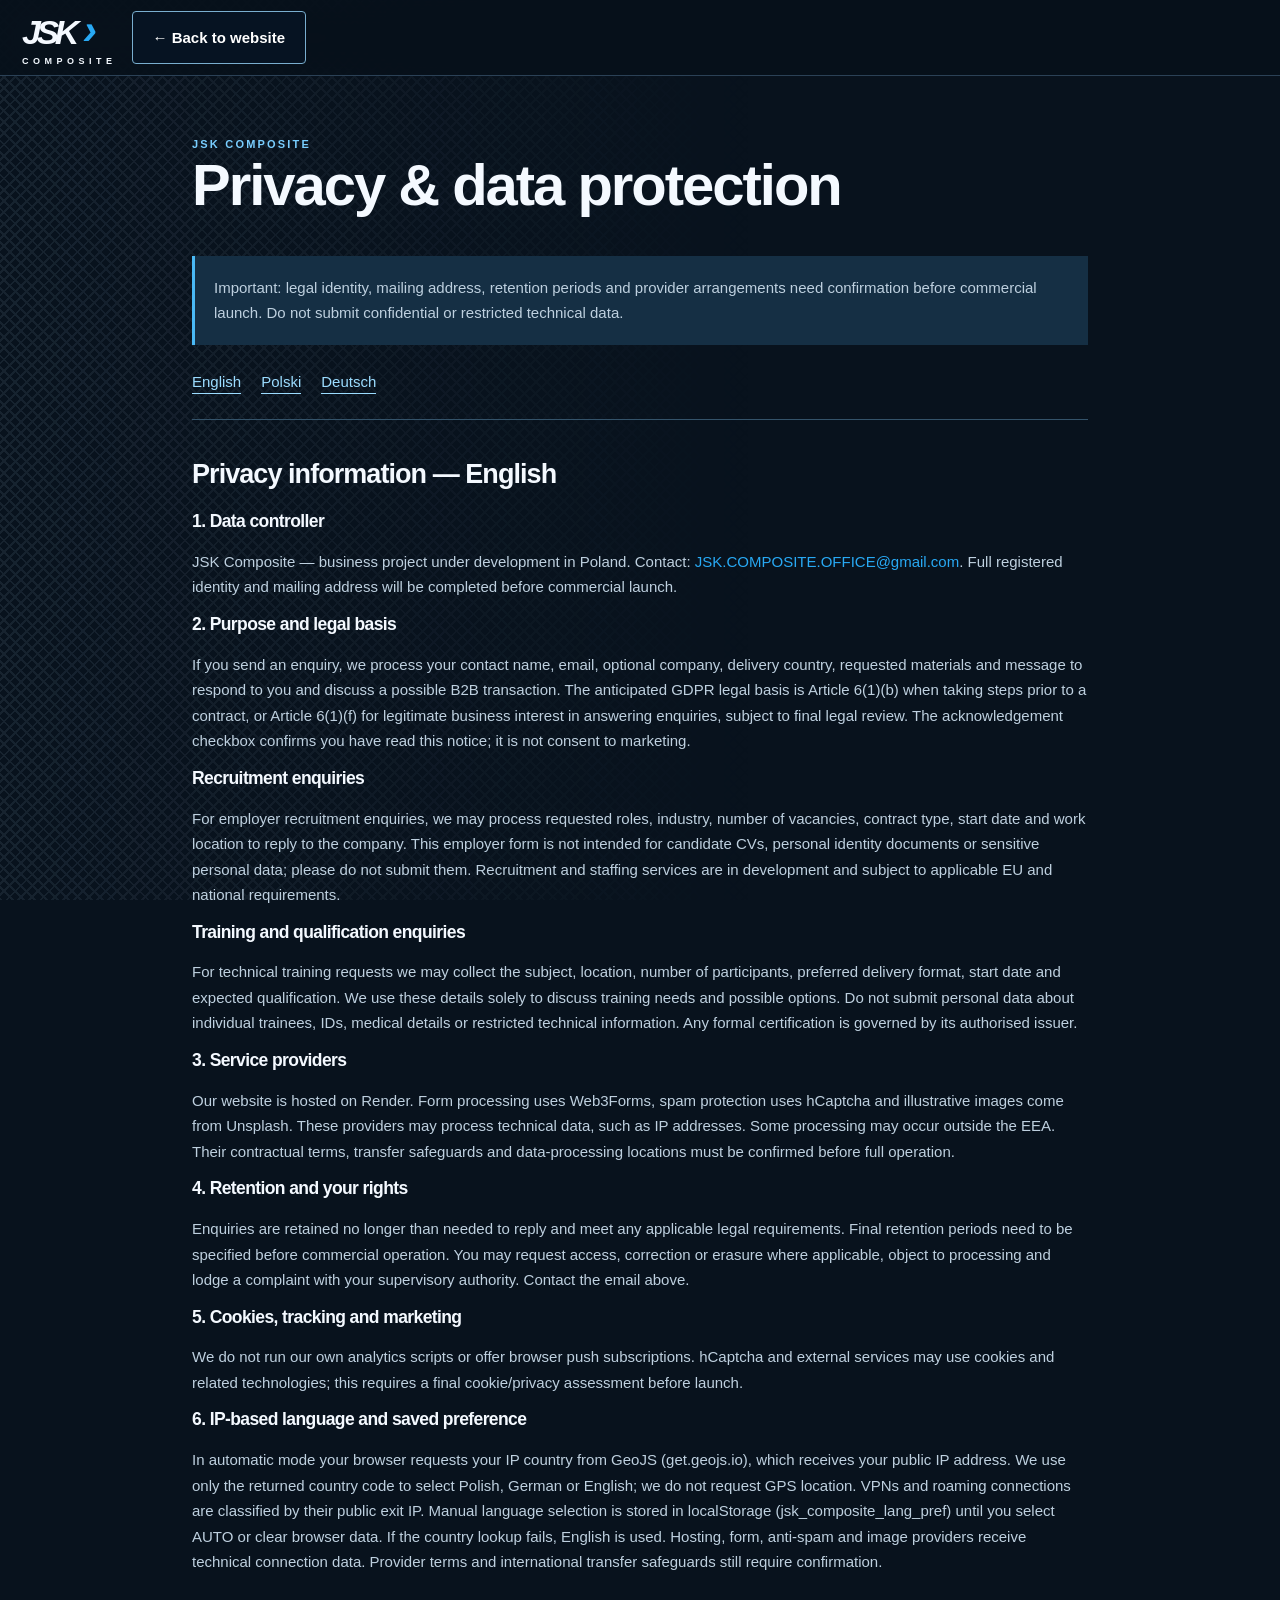
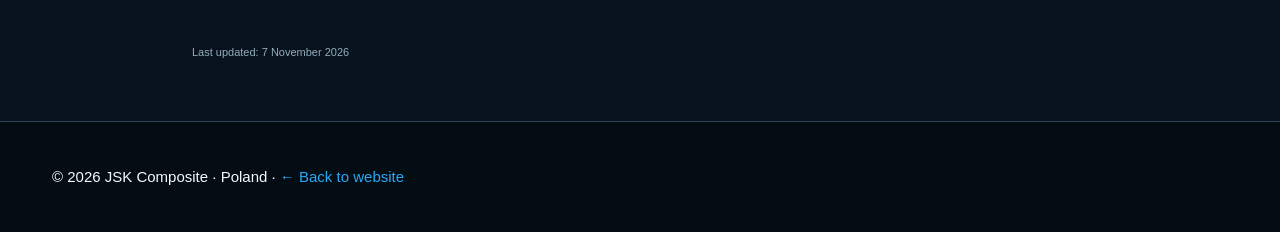
<file: privacy.html>
<!doctype html><html lang="en"><head><meta charset="utf-8"><meta name="viewport" content="width=device-width,initial-scale=1"><meta name="robots" content="noindex,follow"><title>Privacy / Prywatność / Datenschutz | JSK Composite</title><link rel="stylesheet" href="/style.css"><link rel="icon" href="/favicon.svg" type="image/svg+xml"><link rel="canonical" href="https://jsk-composite.onrender.com/privacy.html"><meta http-equiv="Content-Security-Policy" content="base-uri 'self'; object-src 'none'; form-action https://api.web3forms.com"></head><body><header class="header"><div class="wrap nav"><a class="logo" href="/"><b>JSK</b><small>COMPOSITE</small></a><a class="btn outline" href="/">← Back / Powrót / Zurück</a></div></header><main class="privacy-main"><div class="eyebrow">JSK COMPOSITE</div><h1>Privacy / Prywatność / Datenschutz</h1><p class="privacy-banner">Important: this is a test website for a business project under preparation. The registered legal identity, postal address, exact retention periods and final data-processing arrangements must be completed before commercial launch. Do not submit confidential, export-controlled or classified technical data.</p><nav class="privacy-nav"><a href="#en">English</a><a href="#pl">Polski</a><a href="#de">Deutsch</a></nav><section id="en" class="privacy-lang" lang="en"><h2>Privacy information — English</h2><h3>1. Data controller</h3><p>JSK Composite — business project under development in Poland. Contact: <a class="blue" href="mailto:JSK.COMPOSITE.OFFICE@gmail.com">JSK.COMPOSITE.OFFICE@gmail.com</a>. Full registered identity and mailing address will be completed before commercial launch.</p><h3>2. Purpose and legal basis</h3><p>If you send an enquiry, we process your contact name, email, optional company, delivery country, requested materials and message to respond to you and discuss a possible B2B transaction. The anticipated GDPR legal basis is Article 6(1)(b) when taking steps prior to a contract, or Article 6(1)(f) for legitimate business interest in answering enquiries, subject to final legal review. The acknowledgement checkbox confirms you have read this notice; it is not consent to marketing.</p><h3>Recruitment enquiries</h3><p>For employer recruitment enquiries, we may process requested roles, industry, number of vacancies, contract type, start date and work location to reply to the company. This employer form is not intended for candidate CVs, personal identity documents or sensitive personal data; please do not submit them. Recruitment and staffing services are in development and subject to applicable EU and national requirements.</p><h3>Training and qualification enquiries</h3><p>For technical training requests we may collect the subject, location, number of participants, preferred delivery format, start date and expected qualification. We use these details solely to discuss training needs and possible options. Do not submit personal data about individual trainees, IDs, medical details or restricted technical information. Any formal certification is governed by its authorised issuer.</p><h3>3. Service providers</h3><p>Our website is hosted on Render. Form processing uses Web3Forms, spam protection uses hCaptcha and illustrative images come from Unsplash. These providers may process technical data, such as IP addresses. Some processing may occur outside the EEA. Their contractual terms, transfer safeguards and data-processing locations must be confirmed before full operation.</p><h3>4. Retention and your rights</h3><p>Enquiries are retained no longer than needed to reply and meet any applicable legal requirements. Final retention periods need to be specified before commercial operation. You may request access, correction or erasure where applicable, object to processing and lodge a complaint with your supervisory authority. Contact the email above.</p><h3>5. Cookies, tracking and marketing</h3><p>We do not run our own analytics scripts or offer browser push subscriptions. hCaptcha and external services may use cookies and related technologies; this requires a final cookie/privacy assessment before launch.</p><h3>6. IP-based language and saved preference</h3><p>In automatic mode your browser requests your IP country from GeoJS (get.geojs.io), which receives your public IP address. We use only the returned country code to select Polish, German or English; we do not request GPS location. VPNs and roaming connections are classified by their public exit IP. Manual language selection is stored in localStorage (jsk_composite_lang_pref) until you select AUTO or clear browser data. If the country lookup fails, English is used. Hosting, form, anti-spam and image providers receive technical connection data. Provider terms and international transfer safeguards still require confirmation.</p></section><section id="pl" class="privacy-lang" lang="pl"><h2>Informacja o ochronie danych — Polski</h2><h3>1. Administrator danych</h3><p>JSK Composite — projekt biznesowy w przygotowaniu w Polsce. Kontakt: <a class="blue" href="mailto:JSK.COMPOSITE.OFFICE@gmail.com">JSK.COMPOSITE.OFFICE@gmail.com</a>. Pełna nazwa prawna i adres korespondencyjny zostaną uzupełnione przed uruchomieniem działalności komercyjnej.</p><h3>2. Cel i podstawa przetwarzania</h3><p>Jeśli wyślesz zapytanie, przetwarzamy imię i nazwisko, adres e-mail, opcjonalnie nazwę firmy, kraj dostawy, wybrane materiały i treść wiadomości. Wykorzystujemy dane do udzielenia odpowiedzi i rozmowy o możliwej transakcji B2B. Przewidywane podstawy prawne RODO: art. 6 ust. 1 lit. b (działania przed zawarciem umowy), jeśli ma zastosowanie, lub lit. f (uzasadniony interes w obsłudze zapytań), do końcowej weryfikacji prawnej. Checkbox potwierdza zapoznanie się z informacją, a nie zgodę marketingową.</p><h3>Zapytania rekrutacyjne</h3><p>W przypadku zapytań firm o pracowników możemy przetwarzać nazwy stanowisk, branżę, liczbę wakatów, rodzaj współpracy, termin rozpoczęcia i lokalizację pracy w celu odpowiedzi na zapytanie. Formularz jest przeznaczony dla pracodawców, nie do przesyłania CV kandydatów, dokumentów tożsamości ani wrażliwych danych osobowych. Usługi rekrutacyjne pozostają w fazie rozwoju i podlegają właściwym przepisom krajowym oraz UE.</p><h3>Zapytania dotyczące szkoleń i kwalifikacji</h3><p>W zapytaniach o szkolenia możemy otrzymać informacje o temacie, kraju, liczbie uczestników, formie szkolenia, terminie i wymaganym potwierdzeniu kompetencji. Dane służą wyłącznie omówieniu potrzeb i możliwych rozwiązań szkoleniowych. Nie przesyłaj danych osobowych uczestników, dokumentów tożsamości, informacji medycznych ani zastrzeżonych danych technicznych. Formalna certyfikacja podlega wymaganiom uprawnionych jednostek.</p><h3>3. Dostawcy usług</h3><p>Stronę hostuje Render, formularz obsługuje Web3Forms, ochronę przed spamem zapewnia hCaptcha, a zdjęcia pochodzą z Unsplash. Usługi te mogą przetwarzać dane techniczne, takie jak adres IP. Część przetwarzania może odbywać się poza EOG. Przed pełnym uruchomieniem należy zweryfikować umowy, zabezpieczenia transferów i lokalizacje przetwarzania.</p><h3>4. Przechowywanie i prawa</h3><p>Zapytania przechowujemy nie dłużej, niż jest to potrzebne do udzielenia odpowiedzi i spełnienia obowiązków prawnych. Dokładne okresy przechowywania trzeba określić przed uruchomieniem działalności. Masz prawo do dostępu, sprostowania lub usunięcia danych w ustawowych przypadkach, sprzeciwu i skargi do Prezesa UODO. Skontaktuj się poprzez podany e-mail.</p><h3>5. Cookies i marketing</h3><p>Nie używamy własnych narzędzi analitycznych ani subskrypcji powiadomień push. hCaptcha i usługi zewnętrzne mogą stosować cookies lub podobne technologie — wymagają one końcowej oceny przed uruchomieniem.</p><h3>6. Język według IP i zapamiętany wybór</h3><p>W trybie AUTO przeglądarka pobiera kraj adresu IP z GeoJS (get.geojs.io), które otrzymuje publiczny adres IP. Wykorzystujemy wyłącznie kod kraju do wyboru polskiego, niemieckiego lub angielskiego; nie pobieramy lokalizacji GPS. VPN i roaming są rozpoznawane według publicznego adresu wyjściowego. Ręczny wybór zapisujemy w localStorage (jsk_composite_lang_pref) do wybrania AUTO lub wyczyszczenia danych przeglądarki. Przy błędzie ustalania kraju stosowany jest angielski. Dostawcy hostingu, formularza, ochrony antyspamowej i zdjęć otrzymują dane techniczne połączenia. Warunki dostawców i zabezpieczenia transferów międzynarodowych wymagają jeszcze potwierdzenia.</p></section><section id="de" class="privacy-lang" lang="de"><h2>Datenschutzhinweise — Deutsch</h2><h3>1. Verantwortlicher</h3><p>JSK Composite — Geschäftsprojekt in Vorbereitung in Polen. Kontakt: <a class="blue" href="mailto:JSK.COMPOSITE.OFFICE@gmail.com">JSK.COMPOSITE.OFFICE@gmail.com</a>. Vollständige rechtliche Identität und Postanschrift werden vor dem kommerziellen Betrieb ergänzt.</p><h3>2. Zweck und Rechtsgrundlage</h3><p>Bei einer Anfrage verarbeiten wir Name, E-Mail-Adresse, optional Unternehmen, Lieferland, gewünschte Materialien und Nachricht, um Ihre B2B-Anfrage zu beantworten. Mögliche Rechtsgrundlagen sind Art. 6 Abs. 1 lit. b oder lit. f DSGVO, vorbehaltlich abschließender rechtlicher Prüfung. Die Checkbox bestätigt nur die Kenntnisnahme dieser Hinweise, keine Marketingeinwilligung.</p><h3>Personalanfragen</h3><p>Bei Personalanfragen von Unternehmen können wir Stellenprofile, Branche, Anzahl offener Positionen, Vertragsart, Starttermin und Einsatzland zur Beantwortung der Anfrage verarbeiten. Das Formular ist für Arbeitgeber gedacht, nicht für Bewerberlebensläufe, Ausweisdokumente oder sensible Personendaten. Die Personalvermittlung befindet sich im Aufbau und unterliegt geltendem EU- und nationalem Recht.</p><h3>Schulungs- und Qualifikationsanfragen</h3><p>Bei Schulungsanfragen können wir Thema, Land, Teilnehmeranzahl, bevorzugte Form, Starttermin und gewünschten Nachweis verarbeiten, um mögliche Angebote zu besprechen. Bitte keine personenbezogenen Daten einzelner Teilnehmer, Ausweise, Gesundheitsdaten oder vertraulichen technischen Informationen senden. Formale Zertifizierungen werden nur durch zuständige Stellen vergeben.</p><h3>3. Dienstleister</h3><p>Hosting: Render. Formulare: Web3Forms. Spam-Schutz: hCaptcha. Bilder: Unsplash. Diese Anbieter können technische Daten (z. B. IP-Adressen) verarbeiten, auch außerhalb des EWR. Verträge, Garantien und Datenverarbeitungsorte müssen vor dem kommerziellen Betrieb geprüft werden.</p><h3>4. Speicherung und Rechte</h3><p>Anfragen werden nur so lange aufbewahrt, wie es zur Beantwortung und zur Erfüllung gesetzlicher Pflichten erforderlich ist. Konkrete Fristen sind vor dem Betrieb zu bestimmen. Ihnen stehen unter gesetzlichen Voraussetzungen Auskunfts-, Berichtigungs-, Löschungs- und Widerspruchsrechte sowie das Beschwerderecht bei einer Aufsichtsbehörde zu. Kontakt siehe oben.</p><h3>5. Cookies und Marketing</h3><p>Wir betreiben keine eigenen Analysedienste und bieten keine Push-Abonnements an. hCaptcha und externe Dienste können Cookies oder ähnliche Technologien verwenden; dies muss vor dem Start abschließend bewertet werden.</p><h3>6. IP-basierte Sprache und gespeicherte Auswahl</h3><p>Im AUTO-Modus fragt Ihr Browser das IP-Land bei GeoJS (get.geojs.io) ab; der Anbieter erhält Ihre öffentliche IP-Adresse. Nur der Ländercode bestimmt Polnisch, Deutsch oder Englisch. GPS wird nicht verwendet. Bei VPN und Roaming zählt die öffentliche Ausgangs-IP. Ihre manuelle Auswahl bleibt in localStorage (jsk_composite_lang_pref), bis Sie AUTO wählen oder Browserdaten löschen. Bei fehlgeschlagener Länderabfrage wird Englisch verwendet. Hosting-, Formular-, Spam-Schutz- und Bildanbieter erhalten technische Verbindungsdaten. Anbieterbedingungen und Garantien für internationale Transfers müssen noch bestätigt werden.</p></section><p class="micro">Last updated / Ostatnia aktualizacja: 7 November / listopada 2026.</p></main><footer class="footer"><div class="wrap">© 2026 JSK Composite · Poland · <a class="blue" href="/">Back to website</a></div></footer><script src="/privacy.js" defer></script></body></html>
</file>
<file: style.css>
:root{--bg:#08121d;--panel:#112638;--line:#35516a;--blue:#28a9f4;--soft:#a8c0d1;--white:#f4f9ff}*{box-sizing:border-box}html{scroll-behavior:smooth;scroll-padding-top:82px}body{margin:0;background:var(--bg);color:var(--white);font:15px/1.55 Arial,Helvetica,sans-serif;-webkit-font-smoothing:antialiased}body:before{content:"";position:fixed;inset:0;z-index:-1;pointer-events:none;opacity:.15;background:repeating-linear-gradient(45deg,#71879b 0 2px,transparent 2px 8px),repeating-linear-gradient(135deg,#71879b 0 2px,transparent 2px 8px);mask-image:linear-gradient(90deg,#000,transparent 60%)}a{color:inherit;text-decoration:none}button,input,select,textarea{font:inherit}button{cursor:pointer}h1,h2,h3,p{margin-top:0}h1,h2,h3{letter-spacing:-.035em;line-height:1.1}p{color:#bed0df}.wrap{max-width:1220px;padding:0 22px;margin:auto}.blue{color:var(--blue)}.eyebrow{font-size:11px;color:#79ceff;letter-spacing:.2em;font-weight:850;text-transform:uppercase}.btn{display:inline-flex;justify-content:center;align-items:center;background:linear-gradient(135deg,#00a1ee,#174b9d);color:#fff;border:1px solid #4cb3f5;border-radius:4px;padding:14px 20px;font-weight:700;cursor:pointer;gap:8px;text-align:center}.btn:hover{filter:brightness(1.14)}.btn:disabled{opacity:.6;cursor:wait}.btn.outline{background:#071626a8;border-color:#79aecf}.section{padding:80px 0}.section-title{font-size:clamp(34px,4.2vw,52px);margin:12px 0 22px}.header{position:sticky;top:0;background:#07111bea;backdrop-filter:blur(16px);z-index:30;border-bottom:1px solid #2b4156}.top{height:26px;border-bottom:1px solid #213749;font-size:10px;color:#8ea9bb;letter-spacing:.18em}.top .wrap{display:flex;height:100%;align-items:center;justify-content:space-between}.nav{display:flex;align-items:center;min-height:75px;gap:22px}.logo{display:block;line-height:1;flex-shrink:0}.logo b{display:block;font-size:34px;letter-spacing:-.13em;font-style:italic}.logo b:after{content:"\203a";color:var(--blue);padding-left:8px;font-size:42px}.logo small{font-size:9px;letter-spacing:.5em;font-weight:900}.navlinks{display:flex;align-items:center;gap:19px;margin-left:auto}.navlinks a{font-size:12px;font-weight:700;color:#d9e9f3;white-space:nowrap}.navlinks a:hover{color:var(--blue)}.right{display:flex;align-items:center;gap:10px;margin-left:auto}.langs{display:flex}.langs button{font-size:11px;background:transparent;color:#a9bdc9;border:0;padding:8px;border-radius:3px}.langs button.on{color:#fff;background:#224b68}.menu{display:none;border:1px solid #3a5c76;border-radius:3px;background:#07131f;color:#fff;padding:7px 11px}.hero{position:relative;overflow:hidden;min-height:600px;background:#0b2235}.hero-image{position:absolute;inset:0;filter:saturate(.66) contrast(1.13)}.hero:after{content:"";position:absolute;inset:0;background:linear-gradient(90deg,#06101bf7 5%,#06101be9 30%,#06101b44 85%),linear-gradient(0,#07121d,transparent 45%)}.hero .wrap{min-height:600px;display:flex;align-items:center;position:relative;z-index:2}.hero-copy{max-width:710px;padding:65px 0}.hero h1{font-size:clamp(45px,5.8vw,80px);text-transform:uppercase;letter-spacing:-.055em;margin:14px 0 23px}.hero-copy p{max-width:605px;color:#d9e6ef;font-size:17px}.hero-actions{display:flex;flex-wrap:wrap;gap:12px;margin-top:31px}.hero-stamp{position:absolute;z-index:2;right:4%;bottom:28px;padding:10px 16px;border-left:3px solid var(--blue);font-style:italic;font-weight:700;letter-spacing:.1em}.band{background:#102335;border-top:1px solid #3b5d72;border-bottom:1px solid #3b5d72}.band .wrap{display:grid;grid-template-columns:repeat(4,1fr)}.band article{padding:22px;border-right:1px solid #3d5668}.band article:last-child{border:0}.band b{display:block;font-size:15px}.band small{font-size:10px;color:#7fc7f5;text-transform:uppercase;letter-spacing:.13em}.heading-row{display:flex;justify-content:space-between;align-items:end;gap:38px;margin-bottom:24px}.heading-row>p{max-width:480px}.materials{background:linear-gradient(#0b1b29,#091725)}.filters{display:flex;gap:8px;flex-wrap:wrap;margin-bottom:20px}.filter{padding:9px 12px;font-size:12px;background:#142a3d;border:1px solid #38586c;color:#d4e1eb;border-radius:3px;font-weight:700}.filter.active{background:#17638d;border-color:#5bbaf0;color:#fff}.search{padding:9px 12px;margin-left:auto;background:#071825;color:#fff;border:1px solid #395770;border-radius:3px;min-width:192px}.products{display:grid;grid-template-columns:repeat(4,minmax(0,1fr));gap:14px}.product{border:1px solid #304d62;background:#102232;border-radius:5px;overflow:hidden;display:flex;flex-direction:column;min-height:273px}.material-art{height:120px;position:relative;overflow:hidden;background:#233b52}.material-art:before{content:"";position:absolute;inset:-10px}.material-art:after{content:"";position:absolute;inset:0;background:linear-gradient(0,#102232,transparent 65%)}.carbon:before{background:repeating-linear-gradient(45deg,#6f8297 0 3px,#06121d 3px 8px,#2b4156 8px 12px,#040b13 12px 18px);transform:rotate(8deg)}.glass:before{background:repeating-linear-gradient(45deg,#c2d4e4 0 3px,#2a526d 3px 7px,#8da5b7 7px 10px,#24465b 10px 14px)}.aramid:before{background:repeating-linear-gradient(45deg,#e6c56a 0 3px,#4e3812 3px 8px,#aa8336 8px 11px,#2c2114 11px 14px)}.honeycomb:before{background:repeating-linear-gradient(60deg,transparent 0 11px,#c28b43 11px 14px,transparent 14px 25px),repeating-linear-gradient(-60deg,transparent 0 11px,#d19b51 11px 14px,transparent 14px 25px),linear-gradient(120deg,#3c210d,#c79548)}.film:before{background:linear-gradient(130deg,#142a3e,#91bdd6,#1c3e56,#c4e0ed,#20435b);transform:skew(13deg)}.resin:before{background:radial-gradient(circle at 24% 26%,#bedcec 0 12px,transparent 15px),radial-gradient(circle at 68% 60%,#5ac1ed 0 30px,transparent 33px),linear-gradient(135deg,#305777,#071627)}.mat-body{padding:15px;flex:1;display:flex;flex-direction:column}.mat-body small{color:#68c0ec;font-size:10px;letter-spacing:.1em}.mat-body h3{font-size:17px;margin:8px 0}.mat-body p{font-size:12px;color:#a6bdca;line-height:1.5}.mat-foot{margin-top:auto;display:flex;justify-content:space-between;align-items:center;gap:8px}.add{background:#123e5b;border:1px solid #347a9b;border-radius:3px;color:#cdefff;font-size:11px;font-weight:700;padding:8px}.add.active{background:#1678af;color:#fff}.industries{background:#07131e}.industry-grid{display:grid;grid-template-columns:repeat(3,minmax(0,1fr));gap:15px}.industry{height:270px;border:1px solid #35546a;overflow:hidden;position:relative;border-radius:5px;background:#162d41}.industry .image{position:absolute;inset:0;background-size:cover;background-position:center;filter:saturate(.65);transition:transform .3s}.industry:hover .image{transform:scale(1.06)}.industry:after{content:"";position:absolute;inset:0;background:linear-gradient(0,#06121d 4%,#071626ae 45%,transparent)}.industry-copy{position:absolute;z-index:2;bottom:17px;left:19px;right:15px}.industry-copy small{color:#85d0ff;font-weight:700;font-size:10px;letter-spacing:.13em}.industry-copy h3{font-size:24px;margin:8px 0}.industry-copy p{font-size:12px;margin:0;color:#c2d6e3}.dual{background:linear-gradient(125deg,#132c40,#081625)}.split{display:grid;grid-template-columns:1fr 1fr;align-items:center;gap:54px}.split h2{font-size:clamp(35px,4vw,50px);margin:16px 0 23px}.split p{color:#b3c8d7}.split ul{padding-left:20px;line-height:2;color:#cddbe4}.large-image{height:410px;border:1px solid #3b647b;border-radius:5px;background-position:center;background-size:cover;position:relative;overflow:hidden}.large-image:after{content:"DUAL-USE  \b7   CIVIL + DEFENCE";position:absolute;bottom:0;left:0;right:0;background:linear-gradient(0,#06121ded,transparent);padding:60px 25px 25px;font-weight:700;letter-spacing:.1em}.notice{background:#122f44;border-left:3px solid var(--blue);padding:14px;font-size:12px}.mro{background:#091723}.mro-image{height:405px;border:1px solid #355672;border-radius:5px;position:relative}.mro-image:after{content:"AVIATION MRO PRODUCTS";position:absolute;left:0;right:0;bottom:0;padding:55px 22px 22px;background:linear-gradient(0,#071321,transparent);font-weight:900;letter-spacing:.15em}.tag-grid{display:grid;grid-template-columns:1fr 1fr;gap:9px;margin:25px 0}.tag{border-left:2px solid var(--blue);background:#112e44;padding:11px 12px;font-size:12px}.about{background:#0c1c2b}.steps{background:#10293e;padding:30px;border:1px solid #3a5a72}.step{padding:13px 0;border-bottom:1px solid #39556a}.step:last-child{border-bottom:0}.step strong{display:block;font-size:26px;color:#73cfff}.step small{color:#b3cbd8}.contact{background:linear-gradient(125deg,#17344b,#071523);border-top:1px solid #33556d}.contact-grid{display:grid;grid-template-columns:.9fr 1.1fr;gap:40px}.contact h2{font-size:clamp(36px,4vw,52px);margin:15px 0 22px}.email{display:inline-block;color:#84d6ff;border-bottom:1px solid #46a5d2;font-size:19px;margin:15px 0;overflow-wrap:anywhere}.selected-list{display:flex;gap:7px;flex-wrap:wrap;margin-top:20px}.selected-list span{font-size:11px;color:#d3eaf8;background:#1a4d6d;border:1px solid #3985a8;border-radius:3px;padding:8px 10px}.form{padding:27px;background:#102234;border:1px solid #45637a;border-radius:5px}.fields{display:grid;grid-template-columns:1fr 1fr;gap:14px}.field{display:block;margin-bottom:16px}.field span{display:block;font-weight:700;letter-spacing:.08em;font-size:11px;color:#c0d4e3;margin-bottom:8px;text-transform:uppercase}.field input,.field select,.field textarea{width:100%;background:#071827;border:1px solid #3a586b;padding:12px;color:#fff;border-radius:3px;outline:0}.field input:focus,.field select:focus,.field textarea:focus{border-color:#3cc0ff}.field textarea{height:118px;resize:vertical}.check{display:flex;align-items:start;gap:8px;color:#b3c9d7;font-size:12px;margin:3px 0 20px}.check input{margin-top:4px}.status{margin:0 0 15px;padding:13px;border:1px solid #5584a0;background:#163752;color:#e0f4ff;font-size:13px}.status.ok{background:#124c3a;border-color:#44ba8a}.status.err{background:#55212c;border-color:#ed6c76}.micro{font-size:11px;color:#93adbd;line-height:1.55;margin:13px 0 0}.footer{background:#040c14;border-top:1px solid #29475a;padding:43px 0}.foot-grid{display:flex;justify-content:space-between;align-items:start;gap:30px;flex-wrap:wrap}.foot-grid p{font-size:12px;color:#98afbf;max-width:550px}.foot-links{display:flex;gap:16px;flex-wrap:wrap;color:#b8d0df;font-size:12px}.ghost{position:absolute;left:-5000px}.empty{grid-column:1/-1;padding:30px;border:1px dashed #47708a;color:#a8c3d4}@media(max-width:1090px){.navlinks{gap:11px}.navlinks a{font-size:11px}.products{grid-template-columns:repeat(3,1fr)}}@media(max-width:860px){.top{display:none}.nav{min-height:70px}.navlinks{display:none;position:absolute;top:70px;left:0;right:0;background:#071522;padding:22px;flex-direction:column;align-items:flex-start;border-bottom:1px solid #46647b}.navlinks.open{display:flex}.navlinks a{font-size:15px}.menu{display:block}.right>.btn{display:none}.split,.contact-grid{grid-template-columns:1fr}.section{padding:66px 0}.industry-grid{grid-template-columns:repeat(2,1fr)}.large-image,.mro-image{height:320px}}@media(max-width:580px){.wrap{padding:0 17px}.logo b{font-size:28px}.logo small{font-size:8px}.hero,.hero .wrap{min-height:560px}.hero-image{background-position:63% center}.hero h1{font-size:43px}.hero-copy{padding:50px 0}.hero-copy p{font-size:15px}.hero-stamp{display:none}.hero-actions{flex-direction:column}.hero-actions .btn{width:100%;max-width:320px}.band .wrap{grid-template-columns:1fr 1fr}.band article{padding:14px 11px}.band b{font-size:13px}.heading-row{display:block}.products{grid-template-columns:repeat(2,minmax(0,1fr));gap:10px}.material-art{height:93px}.mat-body{padding:11px}.mat-body h3{font-size:14px}.search{margin-left:0;width:100%}.industry-grid{grid-template-columns:1fr}.industry{height:240px}.tag-grid{grid-template-columns:1fr}.fields{grid-template-columns:1fr;gap:0}.form{padding:18px}.email{font-size:16px}}@media(prefers-reduced-motion:reduce){html{scroll-behavior:auto}*{transition:none !important}}.hero-image,.industry .image{width:100%;height:100%;object-fit:cover;display:block}.large-image>img,.mro-image>img{width:100%;height:100%;object-fit:cover;display:block}.form button[type=submit]{width:100%}.direct-email-heading{margin-top:35px}.note-mro{font-size:12px;color:#88acc5}.form .h-captcha{margin:14px 0;min-height:80px}:focus-visible{outline:3px solid #72ceff;outline-offset:3px}.privacy-main{max-width:940px;margin:auto;padding:60px 22px}.privacy-main h1{font-size:clamp(34px,5vw,58px)}.privacy-main h2{font-size:27px}.privacy-lang{border-top:1px solid #34536a;padding:40px 0}.privacy-main p{line-height:1.7}.privacy-banner{background:#152f44;border-left:3px solid #4ab9f5;padding:19px}.privacy-nav{display:flex;gap:20px;flex-wrap:wrap;margin:25px 0}.privacy-nav a{color:#9bdcff;border-bottom:1px solid #9bdcff}@media(max-width:580px){.langs button{min-width:40px;min-height:42px}.menu{min-width:44px;min-height:44px}.btn{min-height:46px}.mat-body p,.industry-copy p{font-size:13px}.micro{font-size:12px}}.workforce{background:linear-gradient(145deg,#081420,#0d2435 60%,#07121d);border-top:1px solid #2b4f69;border-bottom:1px solid #23455d}.workforce-top{display:flex;justify-content:space-between;align-items:center;gap:35px;margin-bottom:26px}.workforce-top>div:first-child{max-width:770px}.workforce-top .section-title{margin-bottom:18px}.workforce-top p{color:#b6ccda;max-width:740px}.workforce-flag{flex-shrink:0;border:1px solid #2c6685;background:linear-gradient(150deg,#174363,#0a1c2c);padding:21px 25px;width:170px;text-align:center}.workforce-flag span{display:block;color:#51bbf6;font-size:42px;font-weight:900;line-height:1}.workforce-flag strong{display:block;font-size:11px;letter-spacing:.14em;margin-top:8px}.workforce-flag small{display:block;color:#a6bfd0;font-size:10px;margin-top:5px}.workforce-sectors{display:flex;flex-wrap:wrap;gap:8px;margin:18px 0 26px}.workforce-sectors span{border:1px solid #347497;background:#102f46;color:#daf2ff;padding:9px 11px;border-radius:3px;font-size:12px;font-weight:750}.workforce-roles{display:grid;grid-template-columns:repeat(3,minmax(0,1fr));gap:16px}.workforce-roles article{background:linear-gradient(155deg,#102c41,#0b1928);border:1px solid #31536b;border-top:3px solid #268fce;padding:25px 23px;min-height:210px;border-radius:4px}.workforce-roles h3{font-size:21px;margin:10px 0}.workforce-roles p{color:#b4cbd9;font-size:13px}.role-number{color:#4dbef4;font-size:12px;font-weight:900;letter-spacing:.14em}.workforce-cta{display:flex;justify-content:space-between;align-items:center;gap:22px;border:1px solid #345c76;background:#102a3d;padding:23px 26px;margin-top:21px}.workforce-cta strong{font-size:17px}.workforce-cta p{color:#abc3d3;font-size:13px;margin:7px 0 0}.workforce-cta .btn{white-space:nowrap}.recruit-fields{border-left:3px solid #2496d7;background:#122b40;padding:17px 15px 1px;margin:8px 0 18px}.recruit-fields[hidden]{display:none !important}@media(max-width:1190px)and (min-width:861px){.navlinks{display:none;position:absolute;top:75px;left:0;right:0;background:#071522;padding:22px;flex-direction:column;align-items:flex-start;border-bottom:1px solid #46647b}.navlinks.open{display:flex}.navlinks a{font-size:15px}.menu{display:block}.right>.btn{display:none}}@media(max-width:860px){.workforce-top{align-items:flex-start}.workforce-roles{grid-template-columns:1fr}.workforce-roles article{min-height:0}.workforce-cta{align-items:flex-start;flex-direction:column}.workforce-flag{display:none}}@media(max-width:580px){.workforce-sectors span{font-size:11px;padding:8px}.workforce-cta{padding:18px}.workforce-cta .btn{width:100%;white-space:normal}}.selected-list[hidden]{display:none !important}.training{background:linear-gradient(140deg,#0a1724,#10273a 60%,#071625);border-top:1px solid #2c516d;border-bottom:1px solid #2f5067}.training-header{display:flex;align-items:center;justify-content:space-between;gap:36px;margin-bottom:30px}.training-header>div:first-child{max-width:835px}.training-header p{max-width:760px}.training-mark{border:1px solid #3b7996;background:linear-gradient(125deg,#123d57,#091d30);padding:27px;min-width:183px;text-align:center;box-shadow:inset 0 0 25px #183f57}.training-mark span{display:block;color:#6dd0ff;font-size:22px;font-weight:900;letter-spacing:.07em}.training-mark strong{display:block;font-size:25px;color:#fff;margin:7px 0}.training-mark small{display:block;color:#91c5df;font-size:9px;letter-spacing:.15em}.training-cards{display:grid;grid-template-columns:repeat(3,minmax(0,1fr));gap:15px}.training-cards article{background:linear-gradient(160deg,#143246,#0c1d2a);border:1px solid #31556e;border-radius:4px;padding:25px 23px;min-height:211px}.training-id{display:block;font-size:10px;color:#77c9f8;letter-spacing:.12em;font-weight:800;margin-bottom:15px}.training-cards h3{font-size:22px;margin:0 0 12px}.training-cards p{font-size:13px;color:#b4cbd9;margin:0}.training-path{margin-top:23px;display:flex;align-items:center;justify-content:space-between;gap:25px;padding:25px;border:1px solid #426b83;background:#0f2a40}.training-path h3{font-size:21px;margin:7px 0 13px}.training-steps{display:flex;flex-wrap:wrap;gap:7px}.training-steps span{font-size:12px;color:#dbedfa;background:#183b53;border:1px solid #39637e;padding:8px 10px}.training-path .btn{white-space:nowrap}.training-disclaimer{margin-top:19px;color:#a0b6c5;font-size:12px;max-width:1090px}@media(max-width:1100px){.training-cards{grid-template-columns:repeat(2,minmax(0,1fr))}.training-path{align-items:flex-start;flex-direction:column}.training-mark{display:none}}@media(max-width:700px){.training-cards{grid-template-columns:1fr}.training-cards article{min-height:0}.training-header{display:block}.training-path{padding:19px}.training-path .btn{white-space:normal;width:100%}}@media(max-width:600px){.training-cards h3{font-size:20px}.training-cards p{font-size:13px}}@media(max-width:360px){.contact-grid{grid-template-columns:minmax(0,1fr)}.contact-grid>*{min-width:0}.form .h-captcha{width:302px;max-width:none;transform:scale(.80);transform-origin:top left;margin-bottom:-16px}}
/* Training price and credential catalogue — JSK Composites */
.training-catalog{margin:42px 0 38px;padding:26px 27px;background:linear-gradient(153deg,#0e2231,#0b1625 65%,#102838);border:1px solid #2b546a;border-radius:5px}
.catalog-heading{display:flex;align-items:center;justify-content:space-between;gap:25px}
.catalog-heading h3{font-size:clamp(23px,3.1vw,34px);letter-spacing:-.018em;margin:12px 0}
.catalog-heading p{color:#adc7d8;font-size:14px;max-width:660px}
.catalog-counter{display:flex;align-items:center;justify-content:center;flex-direction:column;flex:0 0 135px;min-height:105px;background:#0b2e43;border:1px solid #326584}
.catalog-counter span{font-size:39px;font-weight:850;color:#70c9ff;line-height:1}
.catalog-counter small{font-size:9px;letter-spacing:.11em;text-align:center;color:#aed9f0;margin-top:12px}
.catalog-toolbar{display:flex;align-items:flex-start;justify-content:space-between;gap:14px;margin-top:24px;margin-bottom:12px;flex-wrap:wrap}
.catalog-filters{display:flex;gap:7px;flex-wrap:wrap;flex:1}
.catalog-filters button{border:1px solid #3e627c;background:transparent;color:#b6d4e5;padding:10px 12px;min-height:41px;cursor:pointer;border-radius:3px;font-size:11px;font-weight:750}
.catalog-filters button.active,.catalog-filters button:hover{background:#156f9e;color:#fff;border-color:#43b1ed}
.catalog-search-label{width:230px;max-width:100%}
.catalog-search-label input{width:100%;height:43px;background:#112c3e;color:#ecf7ff;border:1px solid #4a7893;padding:10px 12px;border-radius:3px}
.catalog-search-label input::placeholder{color:#9ebbd0}
.catalog-results{font-size:12px;color:#a6cadd;margin:9px 0 15px}
.catalog-grid{display:grid;grid-template-columns:repeat(2,minmax(0,1fr));gap:13px}
.catalog-course{border:1px solid #30546b;background:linear-gradient(160deg,#112c3f,#0b1e2d);padding:20px 18px;min-width:0;display:flex;flex-direction:column;gap:11px;border-radius:4px}
.catalog-course-top{display:flex;flex-wrap:wrap;align-items:center;justify-content:space-between;gap:8px}
.catalog-sector{color:#81d0fb;font-size:10px;letter-spacing:.1em;font-weight:850}
.catalog-kind{font-size:10px;border:1px solid #4f6e7e;color:#bed7e7;padding:4px 7px;border-radius:2px}
.catalog-course h4{font-size:17px;line-height:1.32;margin:0;color:#f7fbff}
.catalog-facts{display:flex;align-items:flex-start;gap:14px;flex-wrap:wrap;border-top:1px solid #2e5168;border-bottom:1px solid #2e5168;padding:12px 0}
.catalog-fact{display:flex;flex-direction:column;gap:5px}
.catalog-fact small{color:#a8c5d4;font-size:10px;text-transform:uppercase;letter-spacing:.09em}
.catalog-fact strong{font-size:16px;color:#c6edff;font-variant-numeric:tabular-nums}
.catalog-fact .catalog-price{font-size:19px;color:#70d4ff}
.catalog-outcome{color:#d2e0ea;font-size:12px;line-height:1.55;margin:0;flex:1}
.catalog-course-bottom{display:flex;align-items:center;justify-content:space-between;gap:10px;flex-wrap:wrap}
.catalog-course-bottom a{font-size:11px;color:#9ad9f6;text-decoration:underline;text-underline-offset:3px;word-break:break-word}
.catalog-course-bottom button{padding:10px 12px;min-height:41px;background:#1682bc;color:#fff;border:0;border-radius:3px;cursor:pointer;font-size:12px;font-weight:800}
.catalog-course-bottom button:hover{background:#23a0de}
.catalog-more{margin-top:20px;text-align:center}
.catalog-disclaimer{font-size:11px;color:#a3c1d0;line-height:1.55;margin:18px 0 0}
.catalog-disclaimer+.catalog-disclaimer{margin-top:6px}
.catalog-empty{padding:26px;border:1px dashed #456e81;color:#bbd2df}
@media(max-width:900px){.catalog-toolbar{flex-direction:column}.catalog-filters{width:100%}.catalog-search-label{width:100%}.catalog-grid{grid-template-columns:1fr}}
@media(max-width:580px){.training-catalog{margin:22px 0;padding:18px 14px}.catalog-heading{align-items:flex-start}.catalog-counter{flex:0 0 78px;min-height:85px}.catalog-counter span{font-size:28px}.catalog-counter small{font-size:8px;padding:0 4px}.catalog-heading p{font-size:12px}.catalog-filters button{padding:9px 10px;font-size:11px}.catalog-course{padding:15px 13px}}


.catalog-more[hidden]{display:none!important}

.hero-promise{margin-top:25px;padding:13px 0 13px 17px;border-left:2px solid #57a8cd88;display:flex;flex-direction:column;gap:5px;max-width:630px;background:linear-gradient(90deg,#11334a44,transparent 95%)}.hero-promise-intro{font-size:12px;font-weight:500;letter-spacing:.06em;color:#b7ccd9}.hero-promise-services{display:flex;align-items:center;gap:11px;flex-wrap:wrap;font-size:clamp(15px,2vw,21px);font-weight:700;letter-spacing:.015em;color:#e6f2f8}.hero-promise-services i{font-style:normal;color:#6aaccd;font-weight:400}.hero-promise + .hero-actions{margin-top:23px}@media(max-width:520px){.hero-promise{padding-left:12px;margin-top:18px}.hero-promise-services{gap:7px;font-size:16px}.hero-promise-intro{font-size:11px}}

.hero-promise-intro,.hero-promise-services,.hero-promise-services i{color:#791227}

/* IP geolocation language selector */
.langs button[data-auto="1"]{font-weight:800;letter-spacing:.02em}.langs button[data-auto="1"].geo-on{color:#8bcafa;box-shadow:inset 0 -2px #28a9f4}@media(max-width:580px){.langs button{padding:6px}.langs button[data-auto="1"]{font-size:9px}}

/* Keyboard, touch and narrow-screen safeguards. */
[hidden]{display:none!important}
.skip-link{position:fixed;left:12px;top:-100px;z-index:1000;background:#fff;color:#081018;padding:14px 20px}
.skip-link:focus{top:12px}
:focus-visible{outline:3px solid #79d6ff;outline-offset:4px}
.langs button,.filters button,.catalog-filters button,.add,.catalog-course-bottom button{min-height:44px;min-width:44px}
.email{overflow-wrap:anywhere}
.fields>*{min-width:0}
input,select,textarea{max-width:100%;font-size:16px}
@media(prefers-reduced-motion:reduce){html{scroll-behavior:auto!important}*,*::before,*::after{animation:none!important;transition:none!important}}
@media(max-width:480px){.h-captcha{max-width:100%;overflow-x:auto}.hero h1{overflow-wrap:break-word}}
@media(max-width:380px){
 .nav{flex-wrap:wrap;gap:4px;padding-top:8px;padding-bottom:8px}
 .nav>.logo{flex-basis:100%}
 .nav>.right{width:100%;margin-left:0;justify-content:space-between}
 .navlinks{top:100%}
 .training-path .btn,.workforce-cta .btn{white-space:normal;text-align:center}
}
.hero-promise-intro,.hero-promise-services,.hero-promise-services i{color:#e6f2f8}
.btn:not(.outline){background:linear-gradient(135deg,#096b9e,#174b9d)}
.catalog-course-bottom button{background:#086793}
.catalog-course-bottom button:hover{background:#07587d}
.hero-copy,.catalog-heading>div,.workforce-top>div{min-width:0}
h1,h2,h3,h4,.band b{overflow-wrap:anywhere}
@media(max-width:580px){.catalog-heading{flex-direction:column}.catalog-counter{flex-basis:auto;min-height:70px;width:100%}.form .h-captcha{width:auto;max-width:100%;transform:none;margin-bottom:0}}
@media(min-width:1191px) and (max-width:1599px){.nav{max-width:1440px;gap:15px}.navlinks{gap:12px}.right>.btn{display:none}}
.band article{min-width:0}
.band small{overflow-wrap:anywhere}
@media(max-width:580px){.band .wrap{grid-template-columns:repeat(2,minmax(0,1fr))}}

/* Official JSK Composite Nomex / carbon brand banner */
.jsk-brand-banner{width:100%;margin:0;padding:0;background:#07131e;border-top:1px solid #27435a;border-bottom:1px solid #27435a;overflow:hidden}.jsk-brand-banner img{display:block;width:100%;max-width:none;height:auto;margin:0;padding:0;object-fit:cover}
</file>
